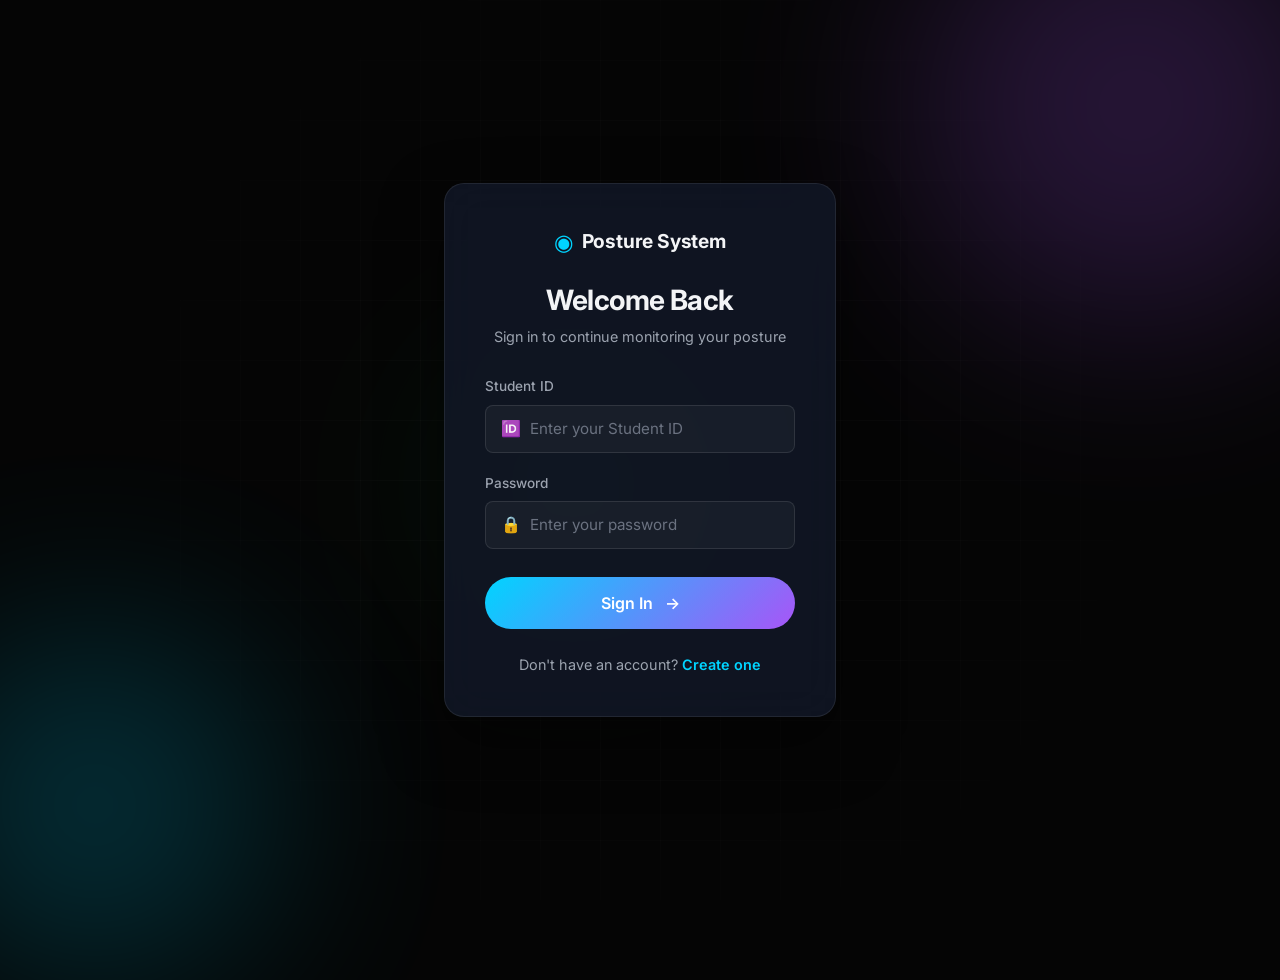
<file: index.html>
<!DOCTYPE html>
<html lang="en">
<head>
    <meta charset="UTF-8">
    <meta name="viewport" content="width=device-width, initial-scale=1.0">
    <meta name="description" content="Posture Detection System — Login to your account for real-time posture monitoring.">
    <title>Login — Posture Detection System</title>
    <link rel="preconnect" href="https://fonts.googleapis.com">
    <link rel="preconnect" href="https://fonts.gstatic.com" crossorigin>
    <link href="https://fonts.googleapis.com/css2?family=Inter:wght@300;400;500;600;700;800;900&family=JetBrains+Mono:wght@400;500;600&display=swap" rel="stylesheet">
    <link rel="stylesheet" href="style.css">
</head>
<body class="auth-page">
    <div class="auth-bg-effects">
        <div class="hero-orb hero-orb-1"></div>
        <div class="hero-orb hero-orb-2"></div>
        <div class="hero-orb hero-orb-3"></div>
        <div class="grid-overlay"></div>
    </div>

    <div class="auth-container">
        <div class="auth-card">
            <div class="auth-logo">
                <span class="logo-icon">◉</span>
                <span class="logo-text">Posture System</span>
            </div>
            <h1 class="auth-title">Welcome Back</h1>
            <p class="auth-subtitle">Sign in to continue monitoring your posture</p>

            <div class="auth-alert" id="loginAlert"></div>

            <form id="loginForm" class="auth-form" autocomplete="off">
                <div class="form-group">
                    <label for="loginStudentId" class="form-label">Student ID</label>
                    <div class="input-wrapper">
                        <span class="input-icon">🆔</span>
                        <input type="text" id="loginStudentId" class="form-input" placeholder="Enter your Student ID" required>
                    </div>
                </div>
                <div class="form-group">
                    <label for="loginPassword" class="form-label">Password</label>
                    <div class="input-wrapper">
                        <span class="input-icon">🔒</span>
                        <input type="password" id="loginPassword" class="form-input" placeholder="Enter your password" required>
                    </div>
                </div>
                <button type="submit" class="btn btn-primary auth-btn" id="loginBtn">
                    <span class="btn-text">Sign In</span>
                    <span class="btn-arrow">→</span>
                </button>
            </form>

            <div class="auth-footer">
                <p>Don't have an account? <a href="signup.html" class="auth-link">Create one</a></p>
            </div>
        </div>
    </div>

    <script src="auth.js"></script>
</body>
</html>
</file>
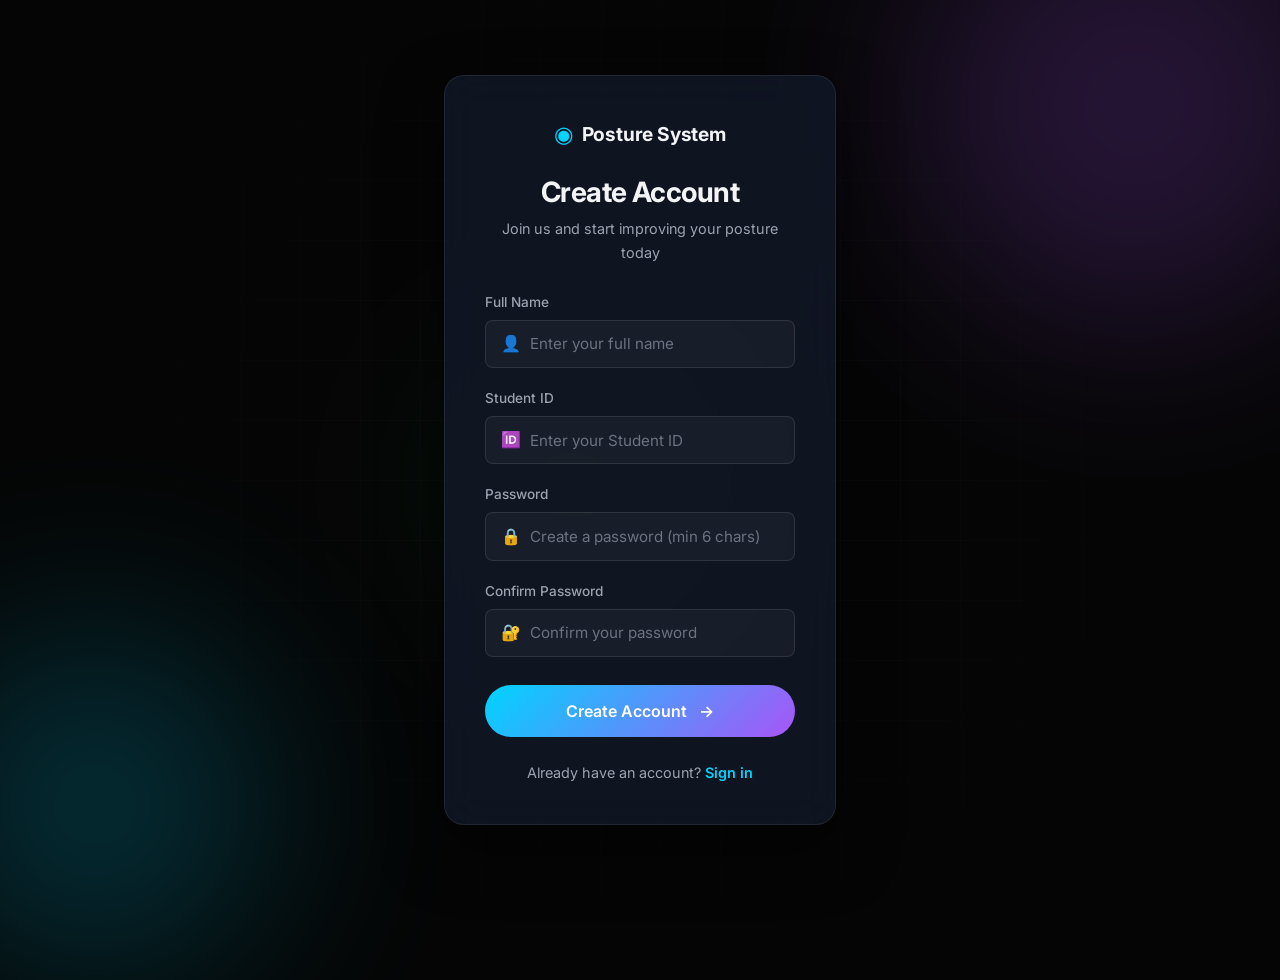
<file: signup.html>
<!DOCTYPE html>
<html lang="en">
<head>
    <meta charset="UTF-8">
    <meta name="viewport" content="width=device-width, initial-scale=1.0">
    <meta name="description" content="Posture Detection System — Create your account for real-time posture monitoring.">
    <title>Sign Up — Posture Detection System</title>
    <link rel="preconnect" href="https://fonts.googleapis.com">
    <link rel="preconnect" href="https://fonts.gstatic.com" crossorigin>
    <link href="https://fonts.googleapis.com/css2?family=Inter:wght@300;400;500;600;700;800;900&family=JetBrains+Mono:wght@400;500;600&display=swap" rel="stylesheet">
    <link rel="stylesheet" href="style.css">
</head>
<body class="auth-page">
    <div class="auth-bg-effects">
        <div class="hero-orb hero-orb-1"></div>
        <div class="hero-orb hero-orb-2"></div>
        <div class="hero-orb hero-orb-3"></div>
        <div class="grid-overlay"></div>
    </div>

    <div class="auth-container">
        <div class="auth-card">
            <div class="auth-logo">
                <span class="logo-icon">◉</span>
                <span class="logo-text">Posture System</span>
            </div>
            <h1 class="auth-title">Create Account</h1>
            <p class="auth-subtitle">Join us and start improving your posture today</p>

            <div class="auth-alert" id="signupAlert"></div>

            <form id="signupForm" class="auth-form" autocomplete="off">
                <div class="form-group">
                    <label for="signupName" class="form-label">Full Name</label>
                    <div class="input-wrapper">
                        <span class="input-icon">👤</span>
                        <input type="text" id="signupName" class="form-input" placeholder="Enter your full name" required>
                    </div>
                </div>
                <div class="form-group">
                    <label for="signupStudentId" class="form-label">Student ID</label>
                    <div class="input-wrapper">
                        <span class="input-icon">🆔</span>
                        <input type="text" id="signupStudentId" class="form-input" placeholder="Enter your Student ID" required>
                    </div>
                </div>
                <div class="form-group">
                    <label for="signupPassword" class="form-label">Password</label>
                    <div class="input-wrapper">
                        <span class="input-icon">🔒</span>
                        <input type="password" id="signupPassword" class="form-input" placeholder="Create a password (min 6 chars)" required minlength="6">
                    </div>
                </div>
                <div class="form-group">
                    <label for="signupConfirmPassword" class="form-label">Confirm Password</label>
                    <div class="input-wrapper">
                        <span class="input-icon">🔐</span>
                        <input type="password" id="signupConfirmPassword" class="form-input" placeholder="Confirm your password" required minlength="6">
                    </div>
                </div>
                <button type="submit" class="btn btn-primary auth-btn" id="signupBtn">
                    <span class="btn-text">Create Account</span>
                    <span class="btn-arrow">→</span>
                </button>
            </form>

            <div class="auth-footer">
                <p>Already have an account? <a href="index.html" class="auth-link">Sign in</a></p>
            </div>
        </div>
    </div>

    <script src="auth.js"></script>
</body>
</html>
</file>
<file: style.css>
/* ═══════════════════ VARIABLES ═══════════════════ */
:root {
    --bg-base: #050505;             /* Sleek dark obsidian black */
    --bg-surface: #111113;          /* Sleek charcoal surface */
    --bg-surface-elevated: #1a1a1d; /* Elevated dark surface */
    --bg-card: #0c0c0e;             /* Premium clean card dark background */
    --text-primary: #f3f4f6;        /* Clean light white */
    --text-secondary: #9ca3af;      /* Sleek slate gray */
    --text-muted: #6b7280;          /* Subtle muted gray */
    --accent-cyan: #00d4ff;
    --accent-purple: #a855f7;
    --accent-green: #22c55e;
    --accent-red: #ef4444;
    --accent-yellow: #eab308;
    --accent-orange: #f97316;
    --gradient-primary: linear-gradient(135deg, var(--accent-cyan), var(--accent-purple));
    --gradient-green: linear-gradient(135deg, #22c55e, #10b981);
    --gradient-red: linear-gradient(135deg, #ef4444, #dc2626);
    --nav-height: 70px;
    --container-width: 1280px;
    --radius-sm: 8px;
    --radius-md: 14px;
    --radius-lg: 20px;
    --radius-pill: 9999px;
    --transition-fast: 0.2s ease;
    --transition-normal: 0.3s ease;
    --font-sans: 'Inter', system-ui, sans-serif;
    --font-mono: 'JetBrains Mono', monospace;
}

/* ═══════════════════ RESET ═══════════════════ */
*,*::before,*::after{margin:0;padding:0;box-sizing:border-box;}
html{scroll-behavior:smooth;scroll-padding-top:var(--nav-height);}
body{font-family:var(--font-sans);background:var(--bg-base);color:var(--text-primary);line-height:1.6;overflow-x:hidden;min-height:100vh;}
a{text-decoration:none;color:inherit;}
ul{list-style:none;}
button{font-family:inherit;cursor:pointer;border:none;background:none;}
h1,h2,h3,h4{line-height:1.2;font-weight:700;letter-spacing:-0.02em;}
img,video{max-width:100%;display:block;}

.gradient-text{background:var(--gradient-primary);-webkit-background-clip:text;-webkit-text-fill-color:transparent;background-clip:text;}
.container{max-width:var(--container-width);margin:0 auto;padding:0 1.5rem;}
.hidden{display:none!important;}

/* ═══════════════════ BUTTONS ═══════════════════ */
.btn{display:inline-flex;align-items:center;justify-content:center;gap:.5rem;padding:.75rem 1.75rem;font-size:.95rem;font-weight:600;border-radius:var(--radius-pill);transition:var(--transition-normal);border:none;cursor:pointer;}
.btn-primary{background:var(--gradient-primary);color:#fff;position:relative;overflow:hidden;}
.btn-primary:hover{transform:translateY(-2px);box-shadow:0 8px 25px -8px rgba(0,212,255,.4);}
.btn-outline{background:transparent;color:var(--text-primary);border:1px solid rgba(255,255,255,.15);}
.btn-outline:hover{background:rgba(255,255,255,.05);border-color:rgba(255,255,255,.3);}
.btn-sm{padding:.5rem 1.25rem;font-size:.85rem;}
.btn-stop{background:var(--gradient-red);color:#fff;padding:.6rem 1.5rem;border-radius:var(--radius-pill);font-weight:600;}
.btn-stop:hover{transform:translateY(-2px);box-shadow:0 8px 25px -8px rgba(239,68,68,.4);}
.glow-btn{box-shadow:0 0 25px rgba(0,212,255,.3);animation:pulse-glow 2.5s infinite;}
@keyframes pulse-glow{0%,100%{box-shadow:0 0 15px rgba(0,212,255,.2);}50%{box-shadow:0 0 30px rgba(0,212,255,.5);}}

/* ═══════════════════ NAVBAR ═══════════════════ */
.navbar{position:fixed;top:0;left:0;width:100%;height:var(--nav-height);background:rgba(10,14,26,.85);backdrop-filter:blur(16px);-webkit-backdrop-filter:blur(16px);border-bottom:1px solid rgba(255,255,255,.06);z-index:1000;transition:var(--transition-normal);}
.navbar.scrolled{background:rgba(10,14,26,.96);box-shadow:0 4px 30px rgba(0,0,0,.4);}
.nav-container{max-width:var(--container-width);margin:0 auto;padding:0 1.5rem;height:100%;display:flex;align-items:center;justify-content:space-between;}
.nav-logo{display:flex;align-items:center;gap:.5rem;font-size:1.15rem;font-weight:700;}
.logo-icon{color:var(--accent-cyan);font-size:1.4rem;}
.logo-text{letter-spacing:-.01em;}
.nav-links{display:flex;align-items:center;gap:2rem;}
.nav-links a,.nav-link-active{color:var(--text-secondary);font-size:.9rem;font-weight:500;transition:var(--transition-fast);position:relative;}
.nav-links a:hover,.nav-link-active{color:var(--text-primary);}
.nav-link-active{color:var(--accent-cyan)!important;}
.nav-welcome{color:var(--accent-cyan);font-weight:600;font-size:.9rem;}
.nav-logout-btn{color:var(--accent-red);font-weight:600;font-size:.9rem;padding:.4rem 1rem;border:1px solid rgba(239,68,68,.3);border-radius:var(--radius-pill);transition:var(--transition-fast);}
.nav-logout-btn:hover{background:rgba(239,68,68,.15);border-color:var(--accent-red);}
.hamburger{display:none;flex-direction:column;gap:5px;}
.hamburger span{width:22px;height:2px;background:var(--text-primary);transition:var(--transition-normal);}

/* ═══════════════════ BACKGROUND EFFECTS ═══════════════════ */
.hero-orb{position:absolute;border-radius:50%;filter:blur(100px);opacity:.2;animation:float 25s infinite ease-in-out;}
.hero-orb-1{width:450px;height:450px;background:var(--accent-purple);top:-120px;right:-80px;}
.hero-orb-2{width:350px;height:350px;background:var(--accent-cyan);bottom:-80px;left:-80px;animation-delay:-7s;}
.hero-orb-3{width:250px;height:250px;background:var(--accent-green);top:40%;left:35%;opacity:.1;animation-delay:-14s;}
.grid-overlay{position:absolute;inset:0;background-image:linear-gradient(rgba(255,255,255,.02) 1px,transparent 1px),linear-gradient(90deg,rgba(255,255,255,.02) 1px,transparent 1px);background-size:60px 60px;mask-image:radial-gradient(circle at center,black 30%,transparent 75%);-webkit-mask-image:radial-gradient(circle at center,black 30%,transparent 75%);}
@keyframes float{0%,100%{transform:translate(0,0) scale(1);}33%{transform:translate(25px,-40px) scale(1.05);}66%{transform:translate(-15px,20px) scale(.95);}}

/* ═══════════════════ AUTH PAGES ═══════════════════ */
.auth-page{display:flex;align-items:center;justify-content:center;min-height:100vh;position:relative;overflow:hidden;}
.auth-bg-effects{position:absolute;inset:0;z-index:0;}
.auth-container{position:relative;z-index:1;width:100%;max-width:440px;padding:1.5rem;}
.auth-card{background:rgba(18,24,41,.8);backdrop-filter:blur(20px);border:1px solid rgba(255,255,255,.08);border-radius:var(--radius-lg);padding:2.5rem;box-shadow:0 25px 60px rgba(0,0,0,.5);}
.auth-logo{display:flex;align-items:center;gap:.5rem;justify-content:center;margin-bottom:1.5rem;font-size:1.2rem;font-weight:700;}
.auth-title{text-align:center;font-size:1.75rem;margin-bottom:.5rem;}
.auth-subtitle{text-align:center;color:var(--text-secondary);font-size:.9rem;margin-bottom:1.75rem;}
.auth-form{display:flex;flex-direction:column;gap:1.25rem;}
.form-group{display:flex;flex-direction:column;gap:.4rem;}
.form-label{font-size:.85rem;font-weight:500;color:var(--text-secondary);}
.input-wrapper{position:relative;display:flex;align-items:center;}
.input-icon{position:absolute;left:1rem;font-size:1rem;pointer-events:none;}
.form-input{width:100%;padding:.85rem 1rem .85rem 2.75rem;background:rgba(255,255,255,.04);border:1px solid rgba(255,255,255,.1);border-radius:var(--radius-sm);color:var(--text-primary);font-size:.95rem;font-family:var(--font-sans);transition:var(--transition-fast);outline:none;}
.form-input:focus{border-color:var(--accent-cyan);background:rgba(255,255,255,.06);box-shadow:0 0 0 3px rgba(0,212,255,.1);}
.form-input::placeholder{color:var(--text-muted);}
.auth-btn{width:100%;padding:1rem;font-size:1rem;margin-top:.5rem;justify-content:center;gap:.75rem;}
.auth-footer{text-align:center;margin-top:1.5rem;font-size:.9rem;color:var(--text-secondary);}
.auth-link{color:var(--accent-cyan);font-weight:600;transition:var(--transition-fast);}
.auth-link:hover{text-decoration:underline;}
.auth-alert{border-radius:var(--radius-sm);padding:.75rem 1rem;font-size:.85rem;font-weight:500;margin-bottom:.5rem;display:none;animation:slideDown .3s ease;}
.auth-alert.show{display:block;}
.auth-alert.error{background:rgba(239,68,68,.15);border:1px solid rgba(239,68,68,.3);color:#fca5a5;}
.auth-alert.success{background:rgba(34,197,94,.15);border:1px solid rgba(34,197,94,.3);color:#86efac;}
@keyframes slideDown{from{opacity:0;transform:translateY(-8px);}to{opacity:1;transform:translateY(0);}}

/* ═══════════════════ CARDS ═══════════════════ */
.card{background:var(--bg-card);border:1px solid rgba(255,255,255,.06);border-radius:var(--radius-lg);overflow:hidden;transition:var(--transition-normal);}
.card:hover{border-color:rgba(255,255,255,.1);}
.card-header{display:flex;align-items:center;justify-content:space-between;padding:1rem 1.25rem;border-bottom:1px solid rgba(255,255,255,.06);}
.card-tag{font-family:var(--font-mono);font-size:.75rem;text-transform:uppercase;letter-spacing:.08em;color:var(--accent-cyan);font-weight:600;}

/* ═══════════════════ DASHBOARD ═══════════════════ */
.dashboard-main{padding-top:calc(var(--nav-height) + 1.5rem);padding-bottom:3rem;min-height:100vh;}
.dashboard-header{display:flex;align-items:center;justify-content:space-between;margin-bottom:2rem;flex-wrap:wrap;gap:1rem;}
.dashboard-greeting h1{font-size:1.75rem;}
.dashboard-date{color:var(--text-secondary);font-size:.9rem;margin-top:.25rem;}
.session-timer{display:flex;align-items:center;gap:.5rem;padding:.6rem 1.25rem;background:var(--bg-card);border:1px solid rgba(255,255,255,.08);border-radius:var(--radius-pill);font-family:var(--font-mono);font-size:1rem;font-weight:600;color:var(--accent-cyan);}
.timer-icon{font-size:1.1rem;}
.dashboard-grid{display:grid;grid-template-columns:1.4fr 1fr;gap:1.5rem;align-items:start;}

/* Video Section */
.video-card .card-header{padding:.75rem 1.25rem;}
.video-container{position:relative;width:100%;aspect-ratio:4/3;background:#000;overflow:hidden;}
#webcamVideo{width:100%;height:100%;object-fit:cover;transform:scaleX(-1);display:none;}
#webcamVideo.active{display:block;}
.output-canvas{position:absolute;inset:0;width:100%;height:100%;z-index:5;pointer-events:none;transform:scaleX(-1);}
.placeholder-overlay{position:absolute;inset:0;display:flex;align-items:center;justify-content:center;background:rgba(0,0,0,.75);z-index:10;text-align:center;}
.placeholder-overlay.hidden{display:none;}
.start-content{display:flex;flex-direction:column;align-items:center;gap:1rem;}
.cam-icon-big{font-size:3rem;opacity:.7;}
.start-content p{color:var(--text-secondary);font-size:.9rem;}
.video-controls{padding:.75rem 1.25rem;display:flex;gap:.75rem;border-top:1px solid rgba(255,255,255,.06);}

/* Gauge */
.gauge-card{text-align:center;}
.gauge-wrapper{position:relative;display:flex;align-items:center;justify-content:center;padding:1.5rem;}
.gauge-center{position:absolute;display:flex;flex-direction:column;align-items:center;}
.gauge-value{font-family:var(--font-mono);font-size:2.5rem;font-weight:800;color:var(--text-primary);line-height:1;}
.gauge-label{font-size:.8rem;font-weight:600;color:var(--text-secondary);text-transform:uppercase;letter-spacing:.06em;margin-top:.25rem;}

/* Metrics Grid */
.metrics-grid{display:grid;grid-template-columns:1fr 1fr;gap:1px;background:rgba(255,255,255,.04);}
.metric-item{display:flex;align-items:center;gap:.75rem;padding:1rem 1.25rem;background:var(--bg-card);}
.metric-emoji{font-size:1.5rem;}
.metric-info{display:flex;flex-direction:column;}
.metric-label{font-size:.75rem;color:var(--text-muted);text-transform:uppercase;letter-spacing:.05em;}
.metric-value{font-family:var(--font-mono);font-size:1.1rem;font-weight:700;color:var(--text-primary);}

/* Demo Status */
.demo-status{display:flex;align-items:center;gap:.4rem;font-family:var(--font-mono);font-size:.8rem;color:var(--text-muted);}
.status-dot{width:7px;height:7px;background:var(--text-muted);border-radius:50%;transition:var(--transition-fast);}
.demo-status.active{color:var(--accent-green);}
.demo-status.active .status-dot{background:var(--accent-green);box-shadow:0 0 8px var(--accent-green);animation:pulse 2s infinite;}
@keyframes pulse{0%,100%{opacity:1;}50%{opacity:.4;}}

/* ═══════════════════ ALERT BANNERS ═══════════════════ */
.alert-banners-container{position:fixed;top:var(--nav-height);left:50%;transform:translateX(-50%);z-index:999;display:flex;flex-direction:column;gap:.5rem;width:100%;max-width:600px;padding:0 1rem;pointer-events:none;}
.alert-banner{pointer-events:all;padding:.85rem 1.25rem;border-radius:var(--radius-md);font-weight:600;font-size:.9rem;display:flex;align-items:center;gap:.75rem;animation:bannerSlideIn .4s ease;box-shadow:0 8px 30px rgba(0,0,0,.4);backdrop-filter:blur(10px);}
.alert-banner.bad-posture{background:rgba(239,68,68,.2);border:1px solid rgba(239,68,68,.4);color:#fca5a5;}
.alert-banner.low-attention{background:rgba(234,179,8,.2);border:1px solid rgba(234,179,8,.4);color:#fde68a;}
.alert-banner.dismiss{animation:bannerSlideOut .3s ease forwards;}
@keyframes bannerSlideIn{from{opacity:0;transform:translateY(-15px);}to{opacity:1;transform:translateY(0);}}
@keyframes bannerSlideOut{to{opacity:0;transform:translateY(-15px);}}

/* Break Popup */
.break-popup-overlay{position:fixed;inset:0;background:rgba(0,0,0,.6);backdrop-filter:blur(6px);z-index:2000;display:none;align-items:center;justify-content:center;}
.break-popup-overlay.show{display:flex;}
.break-popup{background:var(--bg-card);border:1px solid rgba(255,255,255,.1);border-radius:var(--radius-lg);padding:2.5rem;text-align:center;max-width:400px;width:90%;animation:popupIn .4s ease;box-shadow:0 30px 60px rgba(0,0,0,.6);}
.break-popup-icon{font-size:3.5rem;margin-bottom:1rem;}
.break-popup h2{font-size:1.5rem;margin-bottom:.75rem;}
.break-popup p{color:var(--text-secondary);margin-bottom:1.5rem;font-size:.95rem;}
@keyframes popupIn{from{opacity:0;transform:scale(.9);}to{opacity:1;transform:scale(1);}}

/* ═══════════════════ EXERCISE PANEL ═══════════════════ */
.exercise-content{padding:1.25rem;}
.exercise-placeholder{text-align:center;padding:2rem;color:var(--text-muted);}
.exercise-placeholder-icon{font-size:2.5rem;display:block;margin-bottom:.75rem;opacity:.5;}
.exercise-item{background:rgba(255,255,255,.03);border:1px solid rgba(255,255,255,.06);border-radius:var(--radius-md);padding:1.25rem;margin-bottom:1rem;transition:var(--transition-fast);animation:slideDown .4s ease;}
.exercise-item:hover{border-color:rgba(255,255,255,.12);}
.exercise-item:last-child{margin-bottom:0;}
.exercise-header{display:flex;align-items:center;gap:.75rem;margin-bottom:.75rem;}
.exercise-emoji{font-size:1.75rem;}
.exercise-name{font-weight:700;font-size:1.05rem;}
.exercise-desc{color:var(--text-secondary);font-size:.85rem;margin-bottom:.75rem;}
.exercise-steps{display:flex;flex-direction:column;gap:.4rem;margin-bottom:1rem;}
.exercise-step{display:flex;align-items:flex-start;gap:.5rem;font-size:.85rem;color:var(--text-secondary);}
.exercise-step-num{color:var(--accent-cyan);font-family:var(--font-mono);font-weight:700;min-width:1.5rem;}
.exercise-done-btn{padding:.4rem 1rem;font-size:.8rem;border-radius:var(--radius-pill);background:rgba(34,197,94,.15);border:1px solid rgba(34,197,94,.3);color:var(--accent-green);font-weight:600;cursor:pointer;transition:var(--transition-fast);}
.exercise-done-btn:hover{background:rgba(34,197,94,.25);}
.exercise-done-btn.completed{background:rgba(34,197,94,.3);pointer-events:none;opacity:.7;}
.motivational-tip{text-align:center;padding:1.5rem;background:rgba(34,197,94,.08);border:1px solid rgba(34,197,94,.2);border-radius:var(--radius-md);animation:slideDown .4s ease;}
.motivational-tip .tip-emoji{font-size:2rem;display:block;margin-bottom:.5rem;}
.motivational-tip .tip-text{color:var(--accent-green);font-weight:600;font-size:.95rem;}
.motivational-tip .tip-sub{color:var(--text-secondary);font-size:.85rem;margin-top:.25rem;}

/* ═══════════════════ HISTORY PAGE ═══════════════════ */
.history-main{padding-top:calc(var(--nav-height) + 2rem);padding-bottom:3rem;min-height:100vh;}
.history-header{display:flex;align-items:center;justify-content:space-between;margin-bottom:2rem;flex-wrap:wrap;gap:1rem;}
.history-header h1{font-size:1.75rem;}
.history-subtitle{color:var(--text-secondary);font-size:.9rem;margin-top:.25rem;}
.history-stats-grid{display:grid;grid-template-columns:repeat(4,1fr);gap:1rem;margin-bottom:1.5rem;}
.stat-card{display:flex;align-items:center;gap:1rem;padding:1.25rem;background:var(--bg-card);border:1px solid rgba(255,255,255,.06);border-radius:var(--radius-md);transition:var(--transition-fast);}
.stat-card:hover{border-color:rgba(255,255,255,.12);transform:translateY(-2px);}
.stat-card-icon{font-size:2rem;}
.stat-card-value{font-family:var(--font-mono);font-size:1.5rem;font-weight:800;color:var(--text-primary);}
.stat-card-label{font-size:.75rem;color:var(--text-muted);text-transform:uppercase;letter-spacing:.05em;}
.chart-card{margin-bottom:1.5rem;}
.chart-container{padding:1.5rem;min-height:280px;}
.no-data-message{text-align:center;padding:2rem;color:var(--text-muted);}
.no-data-icon{font-size:2.5rem;display:block;margin-bottom:.75rem;opacity:.5;}
.table-wrapper{overflow-x:auto;}
.history-table{width:100%;border-collapse:collapse;font-size:.9rem;}
.history-table th{text-align:left;padding:.85rem 1.25rem;color:var(--text-muted);font-weight:600;font-size:.75rem;text-transform:uppercase;letter-spacing:.06em;border-bottom:1px solid rgba(255,255,255,.06);}
.history-table td{padding:.85rem 1.25rem;border-bottom:1px solid rgba(255,255,255,.04);color:var(--text-secondary);}
.history-table tr:hover td{background:rgba(255,255,255,.02);}
.score-badge{display:inline-block;padding:.2rem .6rem;border-radius:var(--radius-pill);font-family:var(--font-mono);font-size:.8rem;font-weight:700;}
.score-good{background:rgba(34,197,94,.15);color:var(--accent-green);}
.score-fair{background:rgba(234,179,8,.15);color:var(--accent-yellow);}
.score-poor{background:rgba(239,68,68,.15);color:var(--accent-red);}
.status-badge{display:inline-flex;align-items:center;gap:.3rem;padding:.2rem .6rem;border-radius:var(--radius-pill);font-size:.8rem;font-weight:600;}
.status-good{background:rgba(34,197,94,.1);color:var(--accent-green);}
.status-fair{background:rgba(234,179,8,.1);color:var(--accent-yellow);}
.status-poor{background:rgba(239,68,68,.1);color:var(--accent-red);}

/* ═══════════════════ REAL-TIME GRAPH ═══════════════════ */
.graph-card{margin-top:1.5rem;}
.graph-container{padding:1rem 1.25rem;height:220px;position:relative;}
.graph-time-label{font-family:var(--font-mono);font-size:.7rem;color:var(--text-muted);letter-spacing:.04em;}

/* ═══════════════════ NOTIFICATION TOGGLE ═══════════════════ */
.session-controls{display:flex;align-items:center;gap:.75rem;flex-wrap:wrap;}
.notif-toggle{font-size:.8rem!important;gap:.4rem;transition:var(--transition-fast);}
.notif-toggle.notif-active{background:rgba(34,197,94,.15);border-color:rgba(34,197,94,.3);color:var(--accent-green);}

/* ═══════════════════ ALERT DISMISS ═══════════════════ */
.alert-banner{position:relative;padding-right:2.5rem;}
.alert-banner-text{flex:1;}
.alert-dismiss-btn{position:absolute;right:.75rem;top:50%;transform:translateY(-50%);background:none;border:none;color:inherit;opacity:.6;cursor:pointer;font-size:.85rem;padding:0 .25rem;transition:var(--transition-fast);}
.alert-dismiss-btn:hover{opacity:1;}

/* ═══════════════════ FOOTER ═══════════════════ */
.footer{padding:3rem 0;border-top:1px solid rgba(255,255,255,.05);}
.footer-content{text-align:center;}
.footer-brand{display:flex;align-items:center;gap:.5rem;justify-content:center;margin-bottom:.5rem;font-weight:700;}
.footer-tagline{color:var(--text-muted);font-size:.9rem;}
.footer-divider{width:60px;height:2px;background:var(--gradient-primary);margin:1.5rem auto;}
.footer-copy{color:var(--text-muted);font-size:.8rem;}

/* ═══════════════════ RESPONSIVE ═══════════════════ */
@media(max-width:1024px){
    .dashboard-grid{grid-template-columns:1fr;}
    .history-stats-grid{grid-template-columns:repeat(2,1fr);}
}
@media(max-width:768px){
    .nav-links{position:fixed;top:var(--nav-height);left:0;right:0;background:rgba(10,14,26,.97);backdrop-filter:blur(16px);flex-direction:column;padding:1.5rem;gap:1.25rem;transform:translateY(-120%);transition:var(--transition-normal);border-bottom:1px solid rgba(255,255,255,.06);}
    .nav-links.active{transform:translateY(0);}
    .hamburger{display:flex;}
    .dashboard-header{flex-direction:column;align-items:flex-start;}
    .history-stats-grid{grid-template-columns:1fr 1fr;}
    .history-header{flex-direction:column;align-items:flex-start;}
    .metrics-grid{grid-template-columns:1fr;}
}
@media(max-width:480px){
    .history-stats-grid{grid-template-columns:1fr;}
    .auth-card{padding:1.75rem;}
}

/* ═══════════════════ PROJECT SHOWCASE CARD ═══════════════════ */
.project-showcase-grid {
    display: grid;
    grid-template-columns: 1.2fr 1fr;
    gap: 2.5rem;
    align-items: start;
}
.showcase-feature-item {
    display: flex;
    gap: 0.75rem;
    align-items: flex-start;
    padding: 0.75rem;
    border-radius: var(--radius-md);
    transition: var(--transition-normal);
}
.showcase-feature-item:hover {
    background: rgba(255, 255, 255, 0.02);
    transform: translateX(4px);
}
@media(max-width:1024px){
    .project-showcase-grid {
        grid-template-columns: 1fr;
        gap: 1.5rem;
    }
}
</file>
